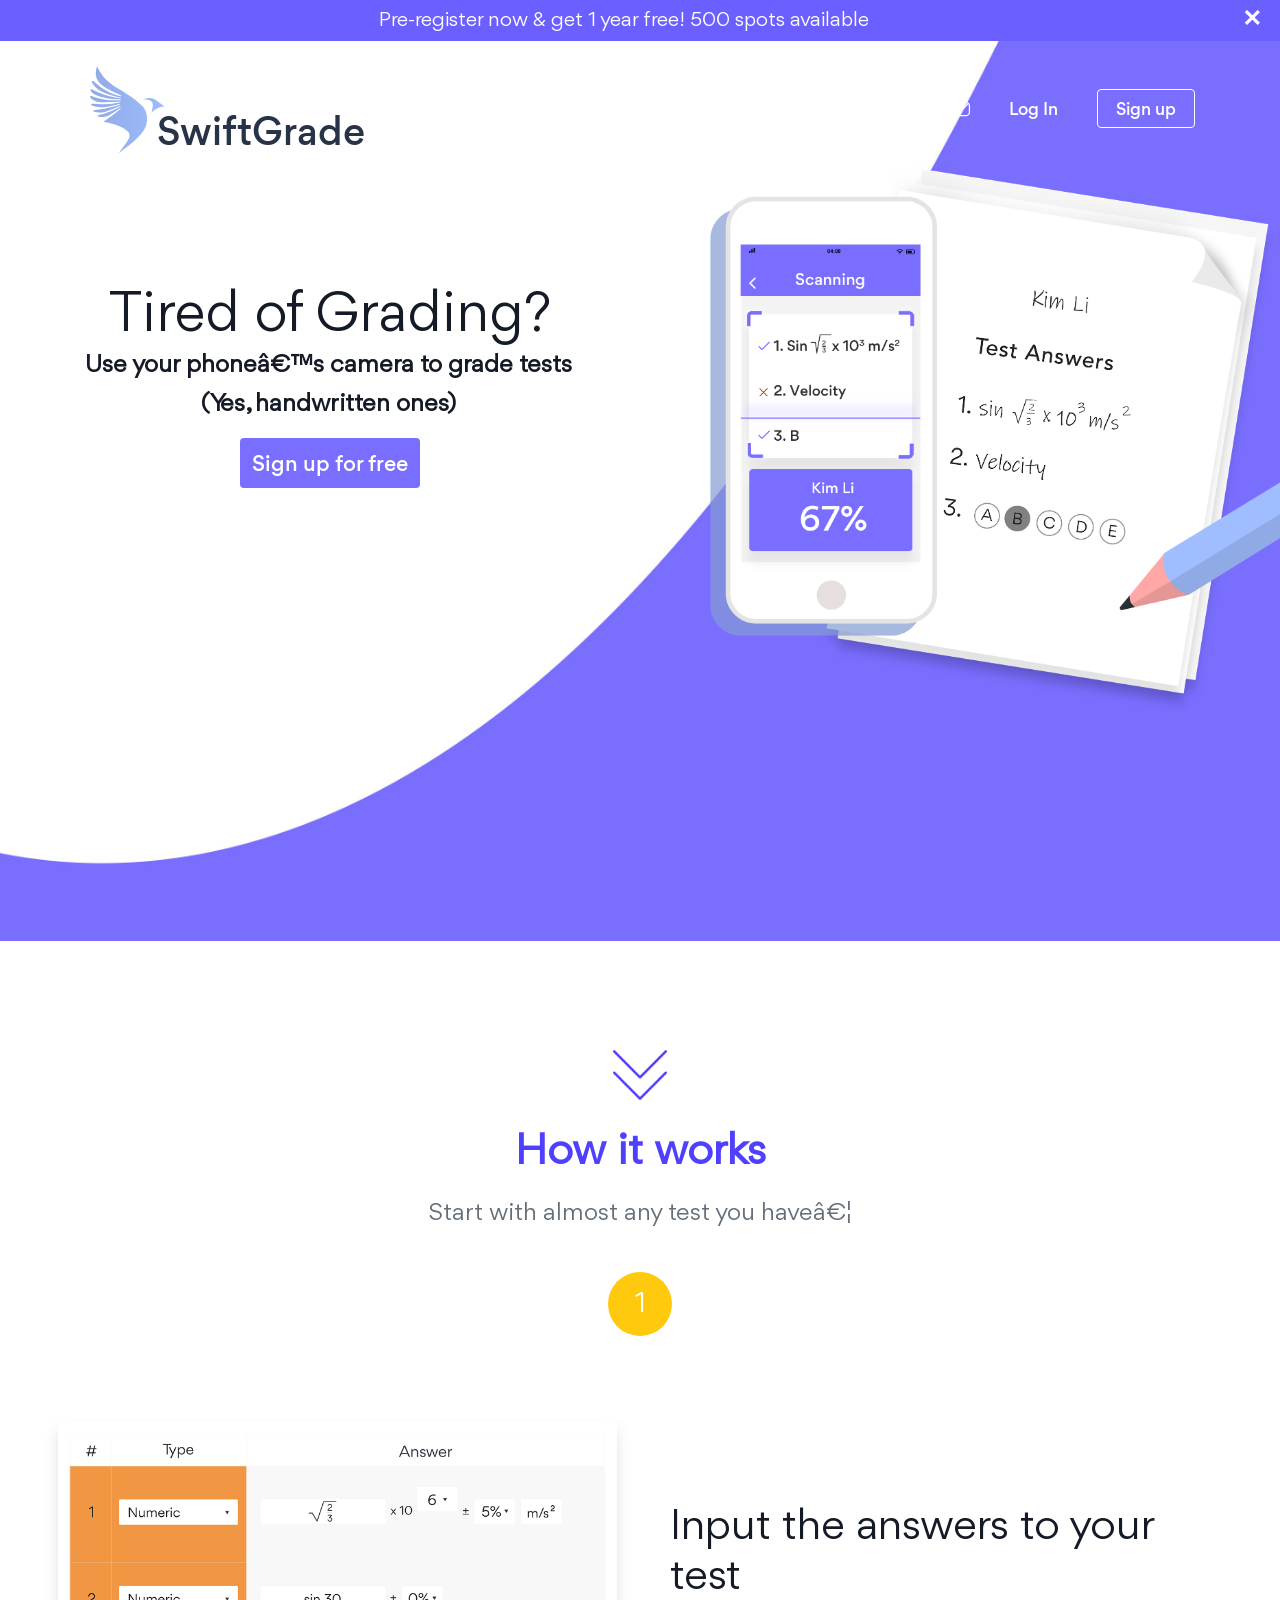
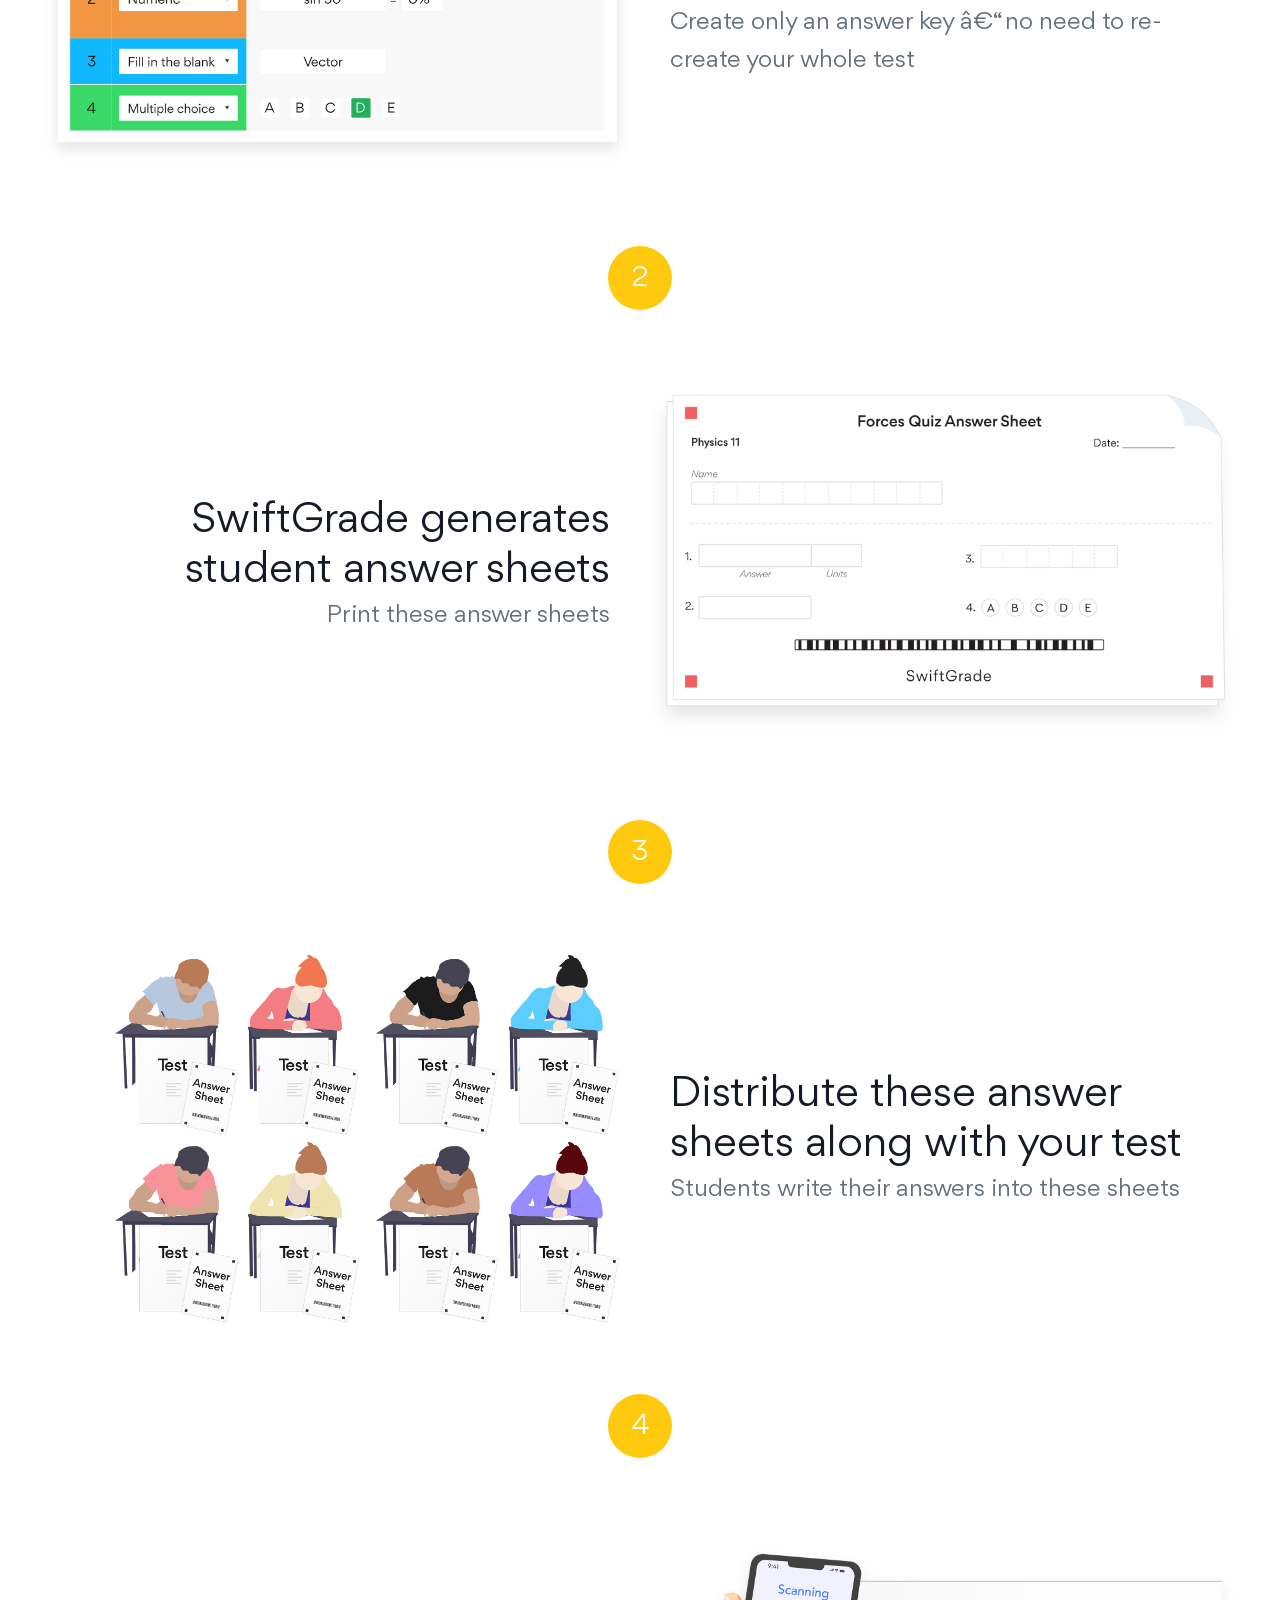
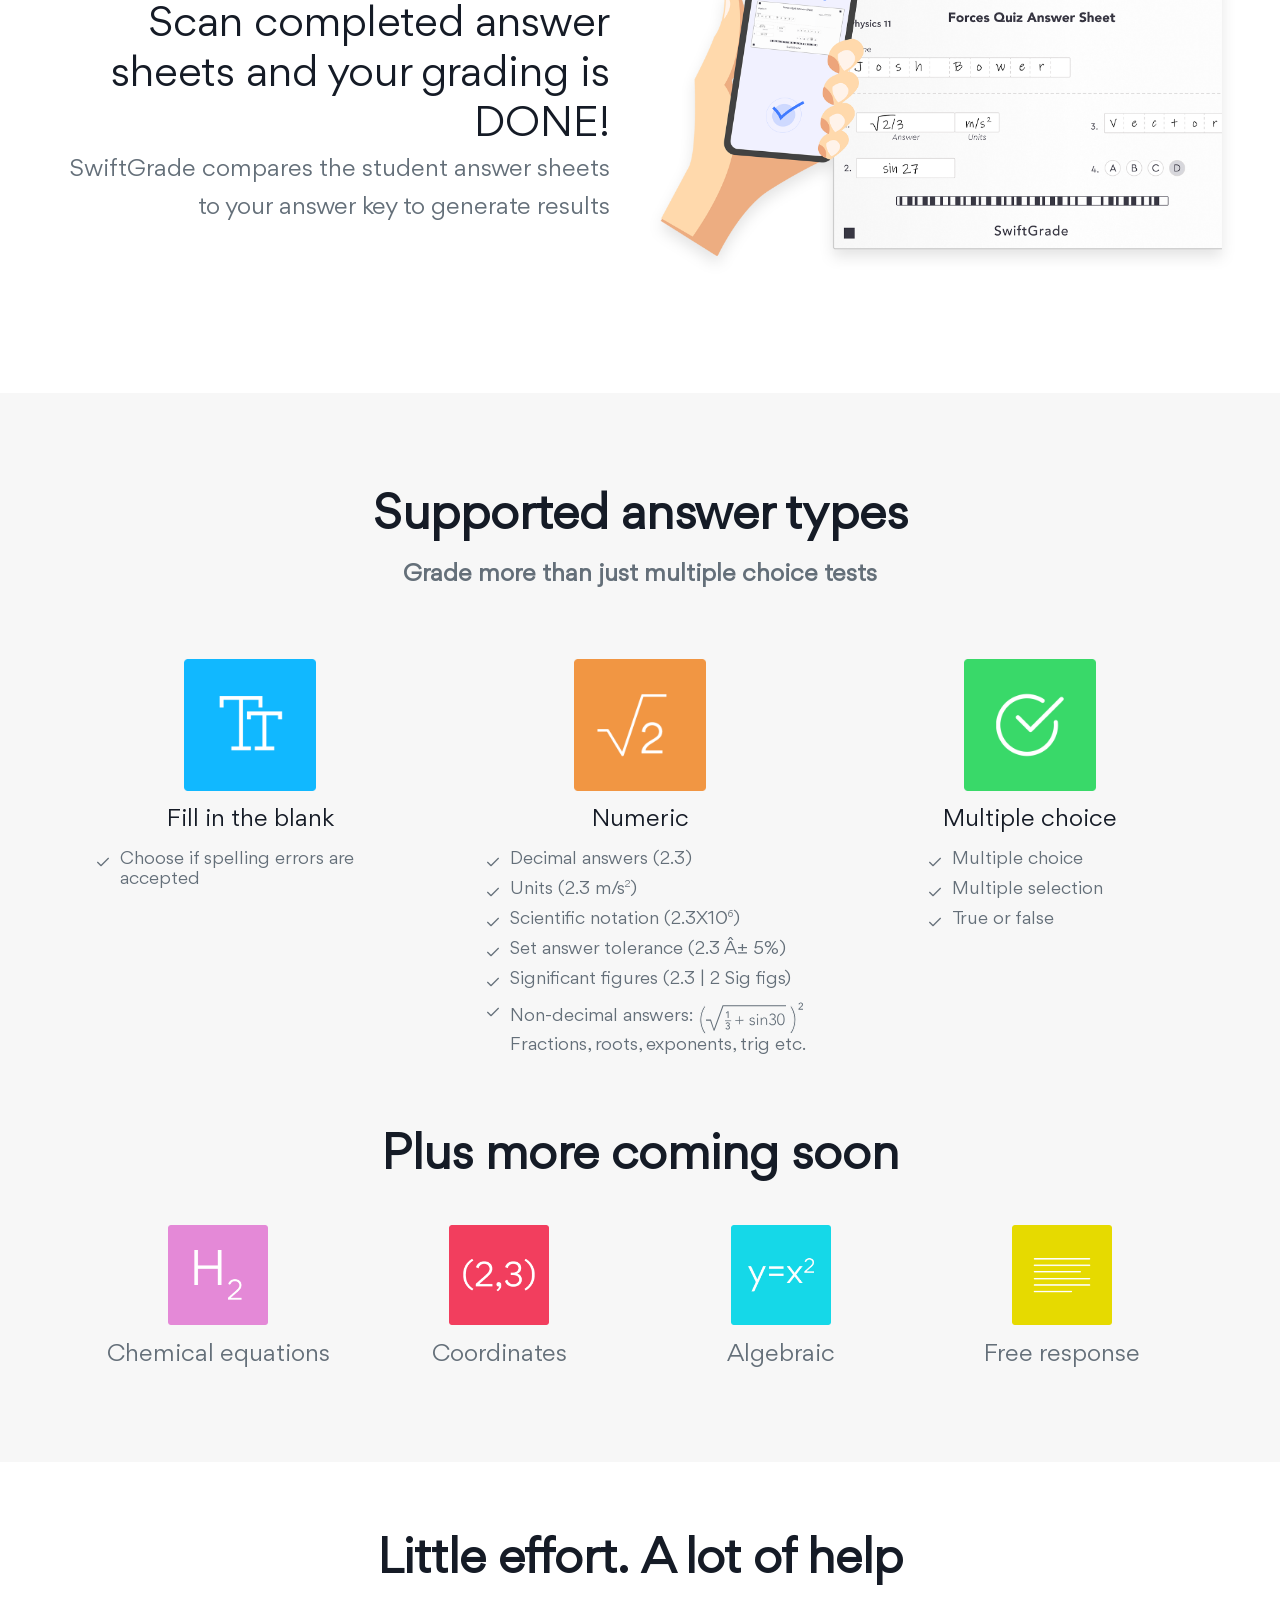
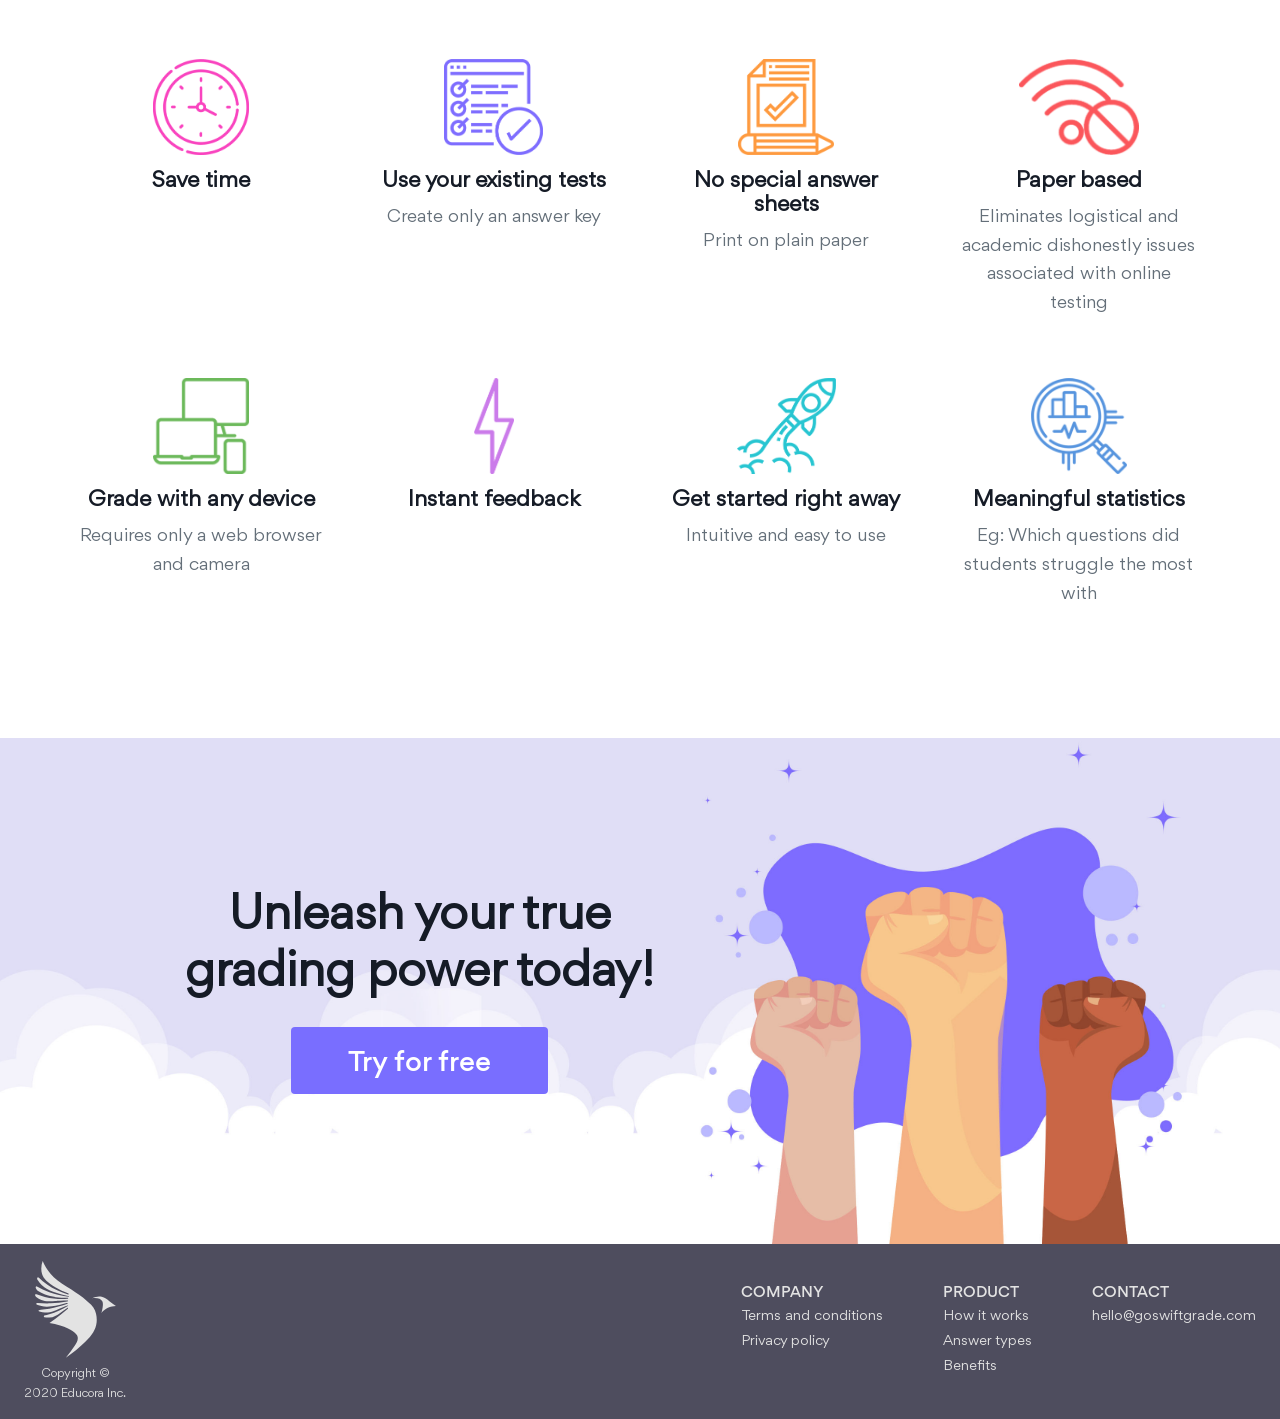
<file: index.html>
<!DOCTYPE html>
<html lang="en">

<head>
  <!-- Google Tag Manager -->

  <script>(function (w, d, s, l, i) {
      w[l] = w[l] || []; w[l].push({
        'gtm.start':

          new Date().getTime(), event: 'gtm.js'
      }); var f = d.getElementsByTagName(s)[0],

        j = d.createElement(s), dl = l != 'dataLayer' ? '&l=' + l : ''; j.async = true; j.src =

          'https://www.googletagmanager.com/gtm.js?id=' + i + dl; f.parentNode.insertBefore(j, f);

    })(window, document, 'script', 'dataLayer', 'GTM-K8MJMMR');</script>

  <!-- End Google Tag Manager -->

  <!-- Facebook Pixel Code -->
  <script>
    !function (f, b, e, v, n, t, s) {
      if (f.fbq) return; n = f.fbq = function () {
        n.callMethod ?
        n.callMethod.apply(n, arguments) : n.queue.push(arguments)
      };
      if (!f._fbq) f._fbq = n; n.push = n; n.loaded = !0; n.version = '2.0';
      n.queue = []; t = b.createElement(e); t.async = !0;
      t.src = v; s = b.getElementsByTagName(e)[0];
      s.parentNode.insertBefore(t, s)
    }(window, document, 'script',
      'https://connect.facebook.net/en_US/fbevents.js');
    fbq('init', '361410715046232');
    fbq('track', 'PageView');
  </script>
  <noscript>
    <img height="1" width="1" src="https://www.facebook.com/tr?id=361410715046232&ev=PageView
  &noscript=1" />
  </noscript>
  <!-- End Facebook Pixel Code -->

  <meta charset="UTF-8" />
  <meta http-equiv="X-UA-Compatible" content="IE=edge" />
  <meta name="format-detection" content="telephone=no" />
  <meta name="viewport" content="width=device-width, initial-scale=1.0" />
  <title>SwiftGrade</title>
  <link rel="stylesheet" href="css/styles.min.css" />
  <link rel="stylesheet" href="css/customized.css" />
</head>

<body>
  <!-- Google Tag Manager (noscript) -->

  <noscript><iframe src="https://www.googletagmanager.com/ns.html?id=GTM-K8MJMMR" height="0" width="0"
      style="display:none;visibility:hidden"></iframe></noscript>

  <!-- End Google Tag Manager (noscript) -->
  <div class="alert">
    <span class="closebtn" onclick="this.parentElement.style.display='none';">&times;</span>
    <a href="#" class='alert-text openpopup'>Pre-register now & get 1 year free! 500 spots available</a>
  </div>
  <header class="main-nav">
    <div class="container">
      <div class="logo">
        <a href="#">
          <img class="logoimg" src="img/logo.svg" alt="SwiftGrade" width="50" height="58" />
          <img class="logoimg2" src="img/logo3.svg" alt="SwiftGrade" width="50" height="58" />
          <span class="swiftgrade">SwiftGrade</span>
        </a>
      </div>
      <div class="logo2">
        <a href="#">
          <img src="img/logo2.svg" alt="SwiftGrade" width="50" height="58" />
          <span>SwiftGrade</span>
        </a>
      </div>
      <nav>
        <div class="burger-menu"><span></span></div>
        <ul class="menu">
          <li class="list">
            <a href="mailto:hello@goswiftgrade.com"><svg height="20" viewBox="0 0 19 20" width="19"
                xmlns="http://www.w3.org/2000/svg">
                <path
                  d="m15.4375 2.375h-11.875c-1.959375 0-3.5625 1.603125-3.5625 3.5625v7.125c0 1.959375 1.603125 3.5625 3.5625 3.5625h11.875c1.959375 0 3.5625-1.603125 3.5625-3.5625v-7.125c0-1.959375-1.603125-3.5625-3.5625-3.5625zm0 1.1875c.415625 0 .83125.11875 1.1875.35625l-6.709375 6.709375c-.2375.2375-.59375.2375-.83125 0l-6.709375-6.709375c.35625-.2375.771875-.35625 1.1875-.35625zm2.375 9.5c0 1.30625-1.06875 2.375-2.375 2.375h-11.875c-1.30625 0-2.375-1.06875-2.375-2.375v-7.125c0-.415625.11875-.83125.35625-1.1875l6.709375 6.709375c.35625.35625.771875.534375 1.246875.534375s.95-.178125 1.246875-.534375l6.709375-6.709375c.2375.35625.35625.771875.35625 1.1875z"
                  transform="translate(0 .5)"></path>
              </svg></a>
          </li>
          <li class="list"><a href="#">Log In</a></li>
          <li><a href="#" class="btn3 openpopup">Sign up</a></li>
        </ul>
      </nav>
    </div>
  </header>

  <main>
    <section class="main-scene mob">
      <div class="container mob 1">
        <div class="main-scene__text">
          <div class="tired">
            <h1>Tired of Grading</h1>
            <h1 class="question">?</h1>
          </div>
          <p>Use your phone’s camera <br class="mob-break2"> to grade tests<br></p>
          <p class="handwritten">(Yes, handwritten ones)</p>
          <a href="#" class="btn openpopup">Sign up for free</a>
        </div>
      </div>
      <div class="main-scene__image desktop">
        <img src="img/iphonepaper.png" alt="Tired of grading?" />
      </div>
      <div class="main-scene__image mob">
        <img src="img/nopencil.png" alt="Tired of grading?" />
      </div>
    </section>

    <div class="howitwork" id="howitworks">
      <div class="container">
        <img src="img/arrow.jpg" alt="arrow" width="11" height="32" class="arrow-down" />
        <h2 class="title">How it works</h2>
        <p>Start with almost any test you have…</p>
      </div>
    </div>

    <div class="steps-block">
      <div class="step step1">
        <div class="number"><span>1</span></div>
        <div class="container">
          <div class="step__image">
            <img class="blockleft" src="img/step1.png" alt="Input the answers to your test" />
          </div>
          <div class="step__description">

            <h3 class="step__description_right">Input the answers to your test</h3>
            <p class="step__description_right">Create only an answer key – no need to re-create your whole test</p>
          </div>
        </div>
      </div>

      <div class="step step2">
        <div class="number number2"><span>2</span></div>
        <div class="container">
          <div class="step__image">
            <img class="blockright" src="img/step2.png" alt="SwiftGrade generates student answer sheets" />
          </div>
          <div class="step__description">

            <h3 class="step__description_left">SwiftGrade generates student answer sheets</h3>
            <p class="step__description_left">Print these answer sheets</p>
          </div>
        </div>
      </div>

      <div class="step step3">
        <div class="number"><span>3</span></div>
        <div class="container">
          <div class="step__image">
            <img class="blockleft" src="img/step3.png" alt="Distribute these answer sheets along with your test" />
          </div>
          <div class="step__description">

            <h3 class="step__description_right">
              Distribute these answer sheets along with <br class="mob-break">your test
            </h3>
            <p class="step__description_right">Students write their answers into these sheets</p>
          </div>
        </div>
      </div>

      <div class="step step4">
        <div class="number"><span>4</span></div>
        <div class="container">
          <div class="step__image">
            <img class="blockright step4" src="img/step4.png"
              alt="Point your phone at completed answer sheets and your grading is DONE!" />
          </div>
          <div class="step__description">

            <h3 class="step__description_left">
              Scan completed answer sheets and your grading is DONE!
            </h3>
            <p class="step__description_left">
              SwiftGrade compares the student answer sheets to your answer key <br class="mob-break2">to
              generate results
            </p>
          </div>
        </div>
      </div>
    </div>

    <section class="answer-types" id="answertypes">
      <div class="container">
        <h2 class="title">Supported answer types</h2>
        <p>Grade more than just multiple <br class="mob-break2"> choice tests</p>
        <div class="answer-types__block">
          <div class="answer-list">
            <img src="img/Icon_fill-the-blank.png" alt="Fill in the blank" width="132" height="96"
              class="answer-image" />
            <h3>Fill in the blank</h3>
            <ul class="ul-mob">
              <li>
                Choose if spelling errors are<br />
                accepted
              </li>
            </ul>
          </div>
          <div class="answer-list">
            <img src="img/Icon_Numeric.png" alt="Numeric" width="132" height="96" class="answer-image" />
            <h3>Numeric</h3>
            <ul class="ul-mob">
              <li>Decimal answers (2.3)</li>
              <li>Units (2.3 m/s<sup>2</sup>)</li>
              <li>Scientific notation (2.3X10<sup>6</sup>)</li>
              <li>Set answer tolerance (2.3 ± 5%)</li>
              <li>Significant figures (2.3 | 2 Sig figs)</li>
              <li>
                Non-decimal answers:
                <img src="img/root.svg" alt="root" width="107" height="36" />
                Fractions, roots, exponents, trig etc.
              </li>
            </ul>
          </div>
          <div class="answer-list">
            <img src="img/Icon_Multiple-choice.png" alt="Multiple choice" width="132" height="96"
              class="answer-image" />
            <h3>Multiple choice</h3>
            <ul class="ul-mob">
              <li>Multiple choice</li>
              <li>Multiple selection</li>
              <li>True or false</li>
            </ul>
          </div>
        </div>

        <div class="plus">
          <h2 class="title">Plus more <br class="mob-break2"> coming soon</h2>
          <div class="plus-block">
            <div class="plus-block__item">
              <img src="img/Icon-chemical.png" alt="Chemical equations" width="100" height="73" />
              <h4>Chemical equations</h4>
            </div>
            <div class="plus-block__item">
              <img src="img/Icon_coordinates.png" alt="Coordinates" width="100" height="73" />
              <h4>Coordinates</h4>
            </div>
            <div class="plus-block__item">
              <img src="img/Icon_Algebraic.png" alt="Algebraic" width="100" height="73" />
              <h4>Algebraic</h4>
            </div>
            <div class="plus-block__item">
              <img src="img/Icon_Free_response.png" alt="Free response" width="100" height="73" />
              <h4>Free response</h4>
            </div>
          </div>
        </div>
      </div>
    </section>
    <section class="little-effort" id="benefits">
      <div class="container">
        <h2 class="title">Little effort.<br class="mob-break2">&nbsp;A lot of help</h2>

        <div class="little-effort__block">
          <div class="effort">
            <img src="img/Icon_Save_time.png" alt="Save time" width="96" height="96" />
            <h3>Save time</h3>
          </div>
          <div class="effort">
            <img src="img/Icon_Use_your_existing_test.png" alt="Use your existing tests" width="96" height="96" />
            <h3>Use your existing tests</h3>
            <p>Create only an answer key</p>
          </div>
          <div class="effort">
            <img src="img/Icon_No_special_anwer_sheets.png" alt="No special answer sheets" width="96" height="96" />
            <h3>No special answer sheets</h3>
            <p>Print on plain paper</p>
          </div>
          <div class="effort">
            <img src="img/Icon_Paper_based.png" alt="No special answer sheets " width="96" height="96" />
            <h3>Paper based</h3>
            <p>
              Eliminates logistical and academic dishonestly issues associated
              with online testing
            </p>
          </div>
        </div>

        <div class="little-effort__block">
          <div class="effort">
            <img src="img/Icon_Grade_with_any_device.png" alt="Grade with any device" width="96" height="96" />
            <h3>Grade with any device</h3>
            <p>Requires only a web browser and camera</p>
          </div>
          <div class="effort">
            <img src="img/Icon_Instant_feedback.png" alt="Instant feedback" width="96" height="96" />
            <h3>Instant feedback</h3>
          </div>
          <div class="effort">
            <img src="img/Icon_Get_started_right_away.png" alt="Get started right away" width="96" height="96" />
            <h3>Get started right away</h3>
            <p>Intuitive and easy to use</p>
          </div>
          <div class="effort">
            <img src="img/Icon_Meanigful_statistics.png" alt="No special answer sheets " width="96" height="96" />
            <h3>Meaningful statistics</h3>
            <p>Eg: Which questions did students struggle the most with</p>
          </div>
        </div>

        <div class="little-effort__block mob">
          <div class="effort">
            <img src="img/Icon_Save_time.png" alt="Save time" width="96" height="96" />
            <h3>Save time</h3>
          </div>
          <div class="effort">
            <img src="img/Icon_Instant_feedback.png" alt="Instant feedback" width="96" height="96" />
            <h3>Instant feedback</h3>
          </div>
          <div class="effort">
            <img src="img/Icon_Use_your_existing_test.png" alt="Use your existing tests" width="96" height="96" />
            <h3>Use your existing tests</h3>
            <p>Create only an answer key</p>
          </div>
          <div class="effort">
            <img src="img/Icon_No_special_anwer_sheets.png" alt="No special answer sheets" width="96" height="96" />
            <h3>No special answer sheets</h3>
            <p>Print on plain paper</p>
          </div>
        </div>

        <div class="little-effort__block mob">
          <div class="effort">
            <img src="img/Icon_Grade_with_any_device.png" alt="Grade with any device" width="96" height="96" />
            <h3>Grade with any device</h3>
            <p>Requires only a web browser and camera</p>
          </div>

          <div class="effort">
            <img src="img/Icon_Get_started_right_away.png" alt="Get started right away" width="96" height="96" />
            <h3>Intuitive and easy to use</h3>
            <p>Get started right away</p>
          </div>
          <div class="effort">
            <img src="img/Icon_Paper_based.png" alt="No special answer sheets " width="96" height="96" />
            <h3>Paper based</h3>
            <p>
              Eliminates logistical and academic dishonestly issues associated
              with online testing
            </p>
          </div>
          <div class="effort">
            <img src="img/Icon_Meanigful_statistics.png" alt="No special answer sheets " width="96" height="96" />
            <h3>Meaningful statistics</h3>
            <p>Eg: Which questions did students struggle the most with</p>
          </div>
        </div>
      </div>
    </section>
    <section class="grading-superpowers ipad">
      <div class="container">
        <div class="col-md-6 final">
          <h2 class="title ipad2">Unleash your true <br> grading power today!</h2>
          <a href="#" class="btn2 openpopup">Try for free</a>
        </div>
        <div class=col-md-6>
        </div>
      </div>
    </section>
  </main>
  <footer class="footer">
    <div class="container">
      <div class="footer-logo">
        <a href="#">
          <img src="img/logo-bottom.svg" alt="SwiftGrade" width="81" height="97" />
          <span>SwiftGrade</span>
        </a>
        <p class="copy">Copyright &copy;</p>
        <p class="copy">2020 Educora Inc.</p>
      </div>
      <div class="footer-menu">
        <div class="footer-menu__item">
          <h3>company</h3>
          <ul class="footer-menu__item-list">
            <li><a href="#">Terms and conditions</a></li>
            <li class="footerli"><a href="#">Privacy policy</a></li>
          </ul>
        </div>
        <div class="footer-menu__item">
          <h3>Product</h3>
          <ul class="footer-menu__item-list">
            <li><a href="#howitworks">How it works</a></li>
            <li><a href="#answertypes">Answer types</a></li>
            <li class="footerli"><a href="#benefits">Benefits</a></li>
          </ul>
        </div>
        <div class="footer-menu__item">
          <h3>contact</h3>
          <ul class="footer-menu__item-list">
            <li class="footerli2"><a href="mailto:hello@goswiftgrade.com">hello@goswiftgrade.com</a></li>
          </ul>
        </div>
      </div>
    </div>
  </footer>

  <div class="popup">
    <div class="popup__inner">
      <h3>Be the first to know when we launch</h3>
      <p class="enter-email">
        Enter your email to receive:
        <span>ONE YEAR OF FREE UNLIMITED ACCESS</span>
      </p>
      <form id="form_id" method="" action="" onsubmit="return validate(event)">
        <input type="text" id="email" name="email" class="email" placeholder="Email" />
        <p class="only">Only 500 early access spots available</p>
        <ul>
          <li>We will email you when we launch</li>
          <li>You will receive one year free from the launch date</li>
          <li>Estimated launch date is Nov 2020</li>
          <li>We don’t spam</li>
        </ul>
        <input type="submit" value="Sign me up" class="btn" />
      </form>
    </div>
  </div>

  <!-- popup after successful sending -->
  <div class="popup-thank-you">
    <div class="popup-thank-you__inner">
      <div class="close" onclick="location.reload()">
        <img src="img/close.svg" alt="close" width="18" height="18" />
      </div>
      <h3>Thank you for signing up to our early access list!</h3>
      <p>We will email you when we launch</p>
    </div>
  </div>

  <script src="js/script.js"></script>
</body>

</html>
</file>
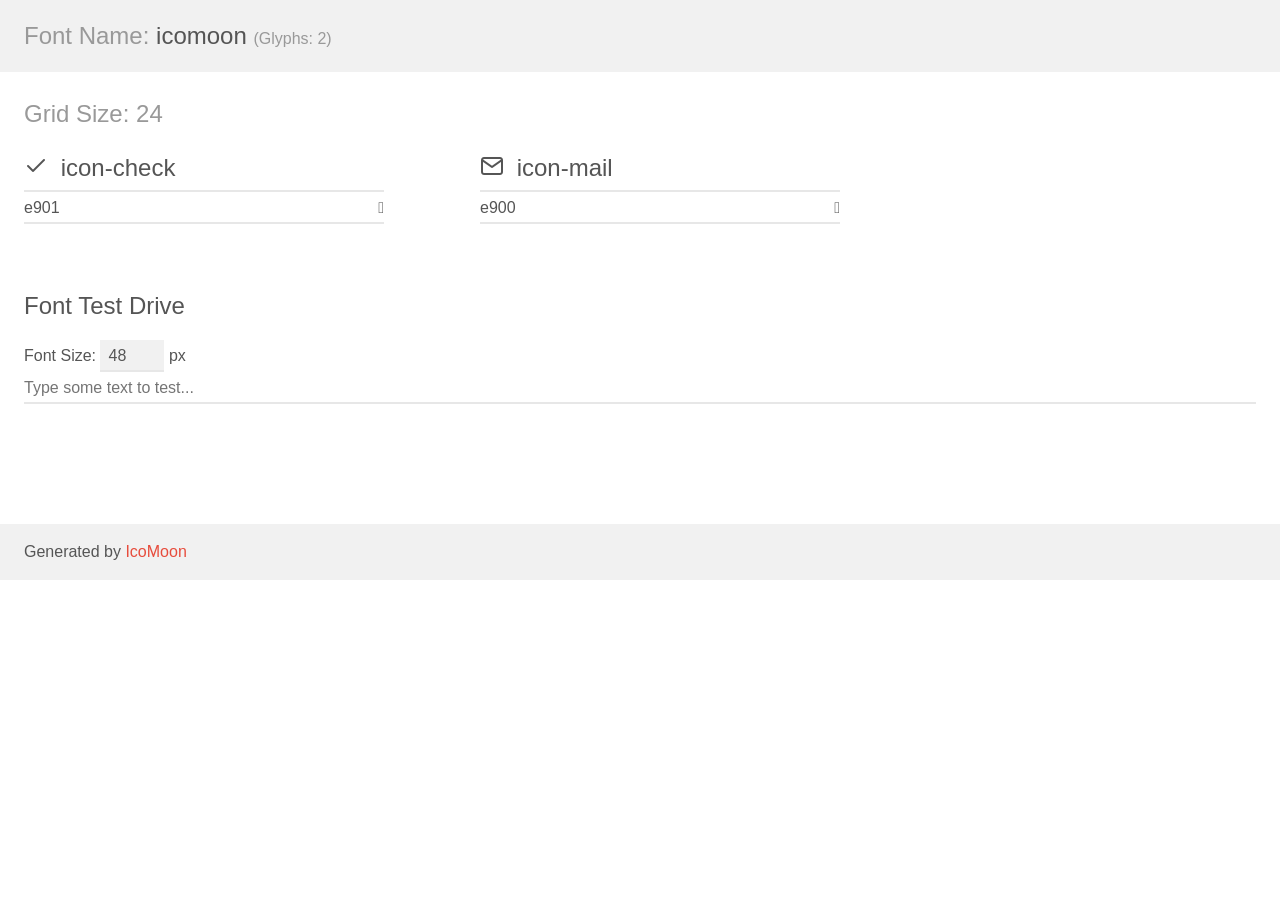
<file: fonts/icomoon/demo.html>
<!doctype html>
<html>
<head>
    <meta charset="utf-8">
    <title>IcoMoon Demo</title>
    <meta name="description" content="An Icon Font Generated By IcoMoon.io">
    <meta name="viewport" content="width=device-width, initial-scale=1">
    <link rel="stylesheet" href="demo-files/demo.css">
    <link rel="stylesheet" href="style.css"></head>
<body>
    <div class="bgc1 clearfix">
        <h1 class="mhmm mvm"><span class="fgc1">Font Name:</span> icomoon <small class="fgc1">(Glyphs:&nbsp;2)</small></h1>
    </div>
    <div class="clearfix mhl ptl">
        <h1 class="mvm mtn fgc1">Grid Size: 24</h1>
        <div class="glyph fs1">
            <div class="clearfix bshadow0 pbs">
                <span class="icon-check"></span>
                <span class="mls"> icon-check</span>
            </div>
            <fieldset class="fs0 size1of1 clearfix hidden-false">
                <input type="text" readonly value="e901" class="unit size1of2" />
                <input type="text" maxlength="1" readonly value="&#xe901;" class="unitRight size1of2 talign-right" />
            </fieldset>
            <div class="fs0 bshadow0 clearfix hidden-true">
                <span class="unit pvs fgc1">liga: </span>
                <input type="text" readonly value="" class="liga unitRight" />
            </div>
        </div>
        <div class="glyph fs1">
            <div class="clearfix bshadow0 pbs">
                <span class="icon-mail"></span>
                <span class="mls"> icon-mail</span>
            </div>
            <fieldset class="fs0 size1of1 clearfix hidden-false">
                <input type="text" readonly value="e900" class="unit size1of2" />
                <input type="text" maxlength="1" readonly value="&#xe900;" class="unitRight size1of2 talign-right" />
            </fieldset>
            <div class="fs0 bshadow0 clearfix hidden-true">
                <span class="unit pvs fgc1">liga: </span>
                <input type="text" readonly value="" class="liga unitRight" />
            </div>
        </div>
    </div>

    <!--[if gt IE 8]><!-->
    <div class="mhl clearfix mbl">
        <h1>Font Test Drive</h1>
        <label>
            Font Size: <input id="fontSize" type="number" class="textbox0 mbm"
            min="8" value="48" />
            px
        </label>
        <input id="testText" type="text" class="phl size1of1 mvl"
        placeholder="Type some text to test..." value=""/>
        <div id="testDrive" class="icon-" style="font-family: icomoon">&nbsp;
        </div>
    </div>
    <!--<![endif]-->
    <div class="bgc1 clearfix">
        <p class="mhl">Generated by <a href="https://icomoon.io/app">IcoMoon</a></p>
    </div>

    <script src="demo-files/demo.js"></script>
</body>
</html>
</file>
<file: css/customized.css>
*{
    /*width:auto;*/
}

.alert {
    padding: 10px 20px;
    background-color: #6b60ff; 
    color: white;
  }

  .alert:hover {
    background-color: #635ac7; 
    text-decoration:none;
    -webkit-transition:all 0.3s;
    -o-transition:all 0.3s;
    transition:all 0.3s
  }
  
  .alert-text{
    display: flex;
    justify-content: center;
    color: #fff !important;
    font-size: 18px;
    font-weight: 500;
    text-align: center;
}

.tired{
    display: inline-flex;
}


.list {
    margin-right: 15px;
}

.main-nav nav .menu li:nth-of-type(2) a:hover{
    color: #d0ccff !important;
}

.menu *:hover{
    fill: #d0ccff !important;
}

  /* The close button */
  .closebtn {
    margin-left: 15px;
    color: white;
    font-weight: bold;
    float: right;
    font-size: 30px;
    line-height: 20px;
    cursor: pointer;
    transition: 0.3s;
  }
  
  /* When moving the mouse over the close button */
  .closebtn:hover {
    color: black;
  }

.btn2{
    font-size: 26px;
    padding: 16px 57px;
    display: inline-block;
    background: #796eff;
    border-radius: 4px;
    color: #fff;
    font-family: "Gordita-Medium";
}

.btn2:hover {
    background: #635ac7;
}

.popup .btn, .popup-thank-you .btn {
    cursor: pointer;
    font-size: 24px;
    padding: 9px 49px;
}

.popup .btn, .popup-thank-you .btn {
    cursor: pointer;
    font-size: 24px;
    padding: 9px 49px;
}

.bt3{
    color: #796eff;
}
  
img {}

.main-scene__text p.handwritten {
    padding: 0;
    position: relative !important;
    bottom: 15px;
}

.step3 .step__image img {
    padding: 10px 10px 10px 0px;
    width: 88%;
    position: relative;
    float: right;
}

.step2 .step__image img {}

.little-effort__block .effort img {
    width: auto;
}

.little-effort__block .effort h3 {
    font-weight: bold;
}

.grading-superpowers .title {
    width: 100%;
    padding-bottom: 15px;
    font-weight: bold;
}

.grading-superpowers .title {}

.grading-superpowers .container {
    padding: 0;
}

.col-md-6 {
    width: 50%;
}

section.grading-superpowers {
    position: relative;
    background: url(../img/grading-superbg.jpg);
    background-position: center;
    background-size: cover;
    text-align: center;
    overflow: hidden;
    padding: 150px;
}

.little-effort .title {
    font-weight: bold;
}

.answer-types__block {
    margin-top: 30px;
}

.answer-types .plus-block {
    margin-top: 30px;
    argo:;
}

.answer-types .title, .answer-types p {
    font-weight: bold;
}

.answer-types .title {
    font-weight: bold;
    /* margin-bottom: 15px; */
}

.answer-types .plus-block__item h4 {
    color: #646f79;
}

.answer-types .plus-block__item img {
    height: auto;
}

.answer-types__block .answer-list .answer-image {
    height: auto !important;
}

.steps-block .step__image {
    /* margin-top: 100px; */
}

.step.step2,.step.step4 {
    text-align: right;
}

.steps-block .step__description {
    min-height: 450px;
    display: flex;
    flex-direction: column;
    justify-content: center;
}

.step3 .step__description {
    padding-top: 0;
}

.number span {
    padding: 0px 25px;
    color: #fff !important;
}

.number {
    /* display: inline-block !important; */
    position: relative;
    background-color: #ffc90e   !important;
}

.number {}

.howitwork .arrow-down {
    /* display: none; */
    width: auto;
    height: 50px;
}

.howitwork .title {
    color: #4f40ff ;
    font-weight: bold;
}

h1 {}

.main-scene__text p {
    font-weight: bold;
    color: #151b26;
    text-align: center;
    margin-right: 2px;
}

.plain .main-scene__text p {
    color: #222;
}

.main-nav .logo span {left: 115px;top: 15px;font-size: 36px;}

.menu * {
    color: #7a6eff;
    fill: #7a6eff ;
}

.main-scene__image img {
    width: 89%;
    display: inline-block;
    float: right;
}

.main-nav .logo img {
    position: absolute;
    top: 30px;
    width: 75px;
    height: auto;
    margin-left: 30px;
}

.main-scene__text {
    text-align: left;
}

.main-scene__text h1 {
    text-align: center;
}

.main-nav .logo span {left: 80px;top: 0px;font-size: 36px;color: #273347;}

.plain .main-nav .logo span {
    color: #222;
}



.main-nav nav .menu li {
    padding: 10px;
}


.main-nav .logo img {
    position: absolute;
    top: 30px;
    width: 75px;
    height: auto;
    margin-left: 5px;
    margin-top: -5px;
}

.main-scene__text {
    text-align: center;
}

.plain .main-scene__text {
    color: #222;
}

.main-scene__image {
    top: 120px;
    right: 0vw;
    display: inline-block;
    max-width: 50vw;
}

header.main-nav {
    position: absolute;
    z-index: 999;
    width: 100%;
    padding: 30px;
}

section.main-scene {
    background: url(../img/bg2.jpg);
    background-size: cover;
    background-position: bottom;
    padding-top: 137px;
    min-height: 100vh;
    background-repeat: no-repeat;
}

section.main-scene.bg-plain {
    background: url(../img/bg-plain.jpg);
    background-size: cover;
    background-position: right;
    padding-top: 137px;
    min-height: 100vh;
    background-repeat: no-repeat;
}

section.main-scene.bg2 {
    background: url(../img/bg2.jpg);
    background-size: cover;
    background-position: right;
    padding-top: 137px;
    min-height: 100vh;
    background-repeat: no-repeat;
}
@media(max-width:425px){
    *{
        /*width:auto;*/
    }
}

@media(max-width: 768px){
    *{
        /*width:auto;*/
    }

.step3 .step__image img{
    padding-right: 0%;
}

.grading-superpowers .openpopup {
    margin-bottom: 365px;
}

.little-effort .container {
    padding-top: 0px;
}

.col-md-6 {
    width: 100%;
}

.col-md-6.final {
    position: relative;
    bottom:60px;
    margin-top: 40px;
    width: 100%;
}

.main-scene__image.desktop {
    display: none;
}


section.grading-superpowers {
    padding: 50px 5px 0px 5px;
    position: relative;
    background-color: #222;
    background: url(../img/mobilebg2.jpg);
    background-position: center;
    background-size: cover;
    text-align: center;
    overflow: hidden;
    /* padding: 150px; */
    background-color: #f7f7f7;
}

.steps-block .step__image {
    display: flex;
    align-items: center;
    justify-content: center;
}

.steps-block .step .number {
    width: 44px;
    height: 44px;
    margin-bottom: 15px;
    display: flex;
    align-items: center;
    justify-content: center;

}


.steps-block .step__description {
    min-height: unset;
    text-align: center;
}

ul.menu.responsive {
    margin-top: -8px;
}


.main-scene__image img {
    width: 100%;
    display: inline-block;
    /* max-width: calc(100% - 30px) !important; */
    padding-left: 42px;
    margin-right: 10px;
}

.main-scene__text, .main-scene__text * {
    color: rgb(21, 27, 38);
    text-align: center;
    font-weight: bold;
}

.plain .main-scene__text, .plain .main-scene__text * {
    color: #222;
}

.main-scene__text p {
    padding: 0;
    margin-bottom: 15px;
}

.main-scene__text p.handwritten {
    padding: 0;
}

.main-scene__text {
    margin-top: 75px;
}

.plain .main-scene__text {
    color: #222 !important;
}

.main-scene__text .btn {
    background: #7a6eff;
    color: #fff;
    font-weight: normal;
}

.main-scene__image {
    /* margin: 30px; */
    max-width: unset;
    margin-top: 0px;
    max-width: unset;
    text-align: center;
    top: 0;
}


section.main-scene.bg-plain {
    background-size: cover !important;
    padding: 0px;
    background: url(../img/mobilebg.jpg);
    background-position: center;
    display: inline-block;
    width: 100%;
    padding-top: 0;
}

section.main-scene.bg2 {
    background: url(../img/bg2.jpg);
    background-size: cover;
    background-position: center;
    padding-top: 137px;
    min-height: 100vh;
    background-repeat: no-repeat;
}

.howitwork .container{
    margin-top: -63px;
}

.logo {
    padding: 15px 0;
    /* display: none; */
}

.little-effort .title {
    margin-top: 55px; 
}


.main-nav .logo span {
    font-size: 24px;
    left: 60px;
    /* width: 100%; */
    /* text-align: center; */
    color: #273347;
    margin-left: -8px;
}

.main-nav .logo img {
    width: 50px;
    top: 5px;
}

header.main-nav {
    padding: 0;
    /* background: transparent; */
}

.grading-superpowers .openpopup {
    margin-bottom: 350px !important;
}
.footerli{
    margin-bottom: 10px;
}

.footerli2{
    margin-bottom: 40px;
}

}

@media (max-width:1024px) and (min-width:769px){
    .col-md-6{
        position: relative;
        right: 100px;
        width:83%;
    }
}

@media (max-width:1358px) and (min-width:1024px){
    .col-md-6{
        position: relative;
        right: 120px;
        width:77%;
    }
}

@media (min-width:769px){
    .main-nav .logo span{
        top: 15px;
        margin-left: -8px;
    }

    .alert-text{
        font-size: 20px;
    }

    .menu * {
        color: #fff !important;
        fill: #fff ;
    }

    .main-nav nav .menu li:nth-of-type(2) a {
        color: #fff !important;
    }

    .blockleft {
        position: relative;
        right: 10px;
    }

    .blockright {
        position: relative; 
        left: 10px;
    }

    .step__description_left {
        position: relative;
        right: 10px;
    }

    .step__description_right {
        position: relative; 
        left: 10px;
    }

    .main-scene__image.mob {
        display: none;
    }

    .grading-superpowers .title {
        margin-bottom: 10px;
    }

    .steps-block .step .container {
        padding: 0px 0px;
    }

    .mob-break{
        display: none;
    }


}

@media (max-width: 576px){



    .main-nav .logo span{
        color: #222;
    }
    .main-nav .logo {
        display: none;
    }

    .main-scene__text p.handwritten {
        display: none;
    }

    .main-nav nav .menu li:last-child a{
        background-color: #7a6eff;
        color: #fff !important;
    }

    .main-nav nav .menu li:nth-of-type(2) a {
        color: #796eff !important;
    }

    .main-nav .logo2 span {
    position: absolute;
    left: 80px;
    top: 36px;
    font-size: 24px;
    font-weight: 800;
    color: #222;
    margin-left: -5px;
    }

    .question{
        font-family: 'Josefin Sans', sans-serif;
        font-weight: 400 !important;
        font-size: 40px !important;
    }

    .alert-text.openpopup{
        font-size: 18px;
    }

    .burger-menu{
        margin-top: 8px;
    }

    .main-scene.mob{
        display: flex;
        align-items: center;
        justify-content: center;

    }

    section.main-scene {
        background-size: cover !important;
        padding: 0px;
        background: url(../img/mobilebg.jpg);
        background-position: top center;
        display: flex;
        width: 100%;
        padding-top: 0;
    }


    .container.mob{
        align-items: flex-start;
        margin: 0 10px;

    }

    .container.mob.1{
        margin-top: -100px;

    }

    .main-scene__text {
        margin-top: 15px;
    }

    .main-scene__text h1 {
        padding-top: 0px;
    }

    .main-scene__image {
        margin: 0;
        margin-top: 90px;
    }

    .steps-block .step__image{
        margin-top: 20px;
    }

    .blockright.step4{
        margin-bottom: 45px;
    }

    .ul-mob{
        margin-left: 5px;
    }

    .little-effort .title{
        margin-top:55px;
        text-align: center;
    }



}

@media (min-width: 576px){
    .main-nav .logo2 {
        display: none;
    }





}

@media (min-width: 576px) and (max-width: 768px) {
    .main-nav .container {
        padding: 10px;
    }

    .logoimg{
        display: none;
    }

    .logoimg2{
        display: inline !important;
    }

    .main-nav .logo span{
        color: #fff;
    }

    .main-nav nav .menu li a{
        color:#fff;
    }

    .menu *{
        fill: #fff;
    }

    .main-scene__text{
        margin-top: -40px !important;
    }

    section.main-scene{
        display: flex;
        background: url(../img/mobilebg.jpg);
        background-size: cover !important;
        background-position: 0% 30%; 

    }

    .main-scene__image img{
        position: relative;
        margin-top: -75px !important;
        width: 90%;
    }

    .howitwork .container{
        margin-top: 0px;
    }

}


.btn-openpopup {
    display: inline-block;
    background: #796eff;
    border-radius: 4px;
    color: #fff;
    font-family: "Gordita-Medium";
    font-size: 24px;
    padding: 9px 49px;

}

@media (max-width: 362px) {
    .mob-break {
        display: none;
    }
    
}

@media (min-width: 576px) {
    .mob-break2{
        display: none;
    }
}

@media (max-width: 325px) {

    .main-scene__text{
        margin-top: -5px !important;
    }

}

@media (max-width: 361px) {
    .main-scene__text h1{
        font-size: 30px;
    }

    .alert-text.openpopup {
        font-size: 15px;
    }

    .main-scene__text p{
        font-size: 16px;
        margin-bottom: 5px;
    }

    .main-scene__text .btn{
        font-size: 16px;
        margin-top: 5px;
    }

    .main-scene__text{
        margin-top: 5px;
    }

    .question{
        font-size: 34px !important;
    }
}


@media (min-height: 1336px) {

    .main-nav nav .menu li:nth-of-type(2) a{
        color: #7a6eff !important;
    }

    .main-nav nav .menu li a{
        fill: #7a6eff !important;
        color: #7a6eff !important;
    }

    .menu *{
        fill: #7a6eff !important;
        color: #7a6eff !important;
    }

    section.main-scene{
        display: flex;
        flex-direction: column;
    }

    .main-scene .container{
        justify-content: center;
    }

    .main-scene__text{
        margin-top: -60px;
    }

}


@media (min-width: 1023px) and (max-width: 1025px){

    .main-nav nav .menu li:nth-of-type(2) a{
        color: #fff !important;
    }

    .main-nav nav .menu li a{
        fill: #fff !important;
        color: #fff !important;
    }

    .menu *{
        fill: #fff !important;
        color: #fff !important;
    }


    section.main-scene {
        background: url(../img/mobilebg.jpg) !important;
        background-size: cover !important;
        background-repeat: no-repeat !important;
        width: 100%;
        display: flex;
        flex-direction: column-reverse !important;
    }
    
    .main-scene .container{
        justify-content: center;
    }

    .main-scene__text{
        margin-top: -60px;
    }

    .main-scene__image{
        max-width: none;
    }

    .logoimg{
        display: none;
    }

    .swiftgrade{
        color: #fff !important;
        fill: #fff !important;
    }
}

@media (min-width:767px) and (max-width:769px){
    .main-nav nav .menu li:nth-of-type(2) a{
        color: #fff !important;
    }

    .main-nav nav .menu li a{
        fill: #fff !important;
        color: #fff !important;
    }

    .menu *{
        fill: #fff !important;
        color: #fff !important;
    }
    
    .main-scene .container{
        justify-content: center;
    }

    .main-scene__text{
        margin-top: -60px;
    }

    .logoimg{
        display: none;
    }

    .swiftgrade{
        color: #fff !important;
        fill: #fff !important;
    }
    
    section.main-scene {
        background: url(../img/mobilebg.jpg) !important;
        background-size: cover !important;
        background-repeat: no-repeat !important;
        display: flex;
        flex-direction: column!important;
    }

    .main-scene__image img{
        margin-top: -70px !important;
    }
}

@media (max-width:767px){
    .logoimg2{
        display: none;
    }
}

@media (min-width:1025px){
    .logoimg2{
        display: none;
    }
}

@media (min-width:767px) and (max-width:769px){
    .ipad{
        padding: 50px 5px 50px 5px !important;
    }

    .ipad2{
        padding-bottom: 10px !important;
    }
}
</file>
<file: fonts/icomoon/demo-files/demo.css>
body {
  padding: 0;
  margin: 0;
  font-family: sans-serif;
  font-size: 1em;
  line-height: 1.5;
  color: #555;
  background: #fff;
}
h1 {
  font-size: 1.5em;
  font-weight: normal;
}
small {
  font-size: .66666667em;
}
a {
  color: #e74c3c;
  text-decoration: none;
}
a:hover, a:focus {
  box-shadow: 0 1px #e74c3c;
}
.bshadow0, input {
  box-shadow: inset 0 -2px #e7e7e7;
}
input:hover {
  box-shadow: inset 0 -2px #ccc;
}
input, fieldset {
  font-family: sans-serif;
  font-size: 1em;
  margin: 0;
  padding: 0;
  border: 0;
}
input {
  color: inherit;
  line-height: 1.5;
  height: 1.5em;
  padding: .25em 0;
}
input:focus {
  outline: none;
  box-shadow: inset 0 -2px #449fdb;
}
.glyph {
  font-size: 16px;
  width: 15em;
  padding-bottom: 1em;
  margin-right: 4em;
  margin-bottom: 1em;
  float: left;
  overflow: hidden;
}
.liga {
  width: 80%;
  width: calc(100% - 2.5em);
}
.talign-right {
  text-align: right;
}
.talign-center {
  text-align: center;
}
.bgc1 {
  background: #f1f1f1;
}
.fgc1 {
  color: #999;
}
.fgc0 {
  color: #000;
}
p {
  margin-top: 1em;
  margin-bottom: 1em;
}
.mvm {
  margin-top: .75em;
  margin-bottom: .75em;
}
.mtn {
  margin-top: 0;
}
.mtl, .mal {
  margin-top: 1.5em;
}
.mbl, .mal {
  margin-bottom: 1.5em;
}
.mal, .mhl {
  margin-left: 1.5em;
  margin-right: 1.5em;
}
.mhmm {
  margin-left: 1em;
  margin-right: 1em;
}
.mls {
  margin-left: .25em;
}
.ptl {
  padding-top: 1.5em;
}
.pbs, .pvs {
  padding-bottom: .25em;
}
.pvs, .pts {
  padding-top: .25em;
}
.unit {
  float: left;
}
.unitRight {
  float: right;
}
.size1of2 {
  width: 50%;
}
.size1of1 {
  width: 100%;
}
.clearfix:before, .clearfix:after {
  content: " ";
  display: table;
}
.clearfix:after {
  clear: both;
}
.hidden-true {
  display: none;
}
.textbox0 {
  width: 3em;
  background: #f1f1f1;
  padding: .25em .5em;
  line-height: 1.5;
  height: 1.5em;
}
#testDrive {
  display: block;
  padding-top: 24px;
  line-height: 1.5;
}
.fs0 {
  font-size: 16px;
}
.fs1 {
  font-size: 24px;
}
</file>
<file: fonts/icomoon/style.css>
@font-face {
  font-family: 'icomoon';
  src:  url('fonts/icomoon.eot?2z1wz2');
  src:  url('fonts/icomoon.eot?2z1wz2#iefix') format('embedded-opentype'),
    url('fonts/icomoon.ttf?2z1wz2') format('truetype'),
    url('fonts/icomoon.woff?2z1wz2') format('woff'),
    url('fonts/icomoon.svg?2z1wz2#icomoon') format('svg');
  font-weight: normal;
  font-style: normal;
  font-display: block;
}

[class^="icon-"], [class*=" icon-"] {
  /* use !important to prevent issues with browser extensions that change fonts */
  font-family: 'icomoon' !important;
  speak: none;
  font-style: normal;
  font-weight: normal;
  font-variant: normal;
  text-transform: none;
  line-height: 1;

  /* Better Font Rendering =========== */
  -webkit-font-smoothing: antialiased;
  -moz-osx-font-smoothing: grayscale;
}

.icon-check:before {
  content: "\e901";
}
.icon-mail:before {
  content: "\e900";
}
</file>
<file: css/styles.min.css>
@font-face{font-family:"Gordita-Medium";font-display:swap;font-style:normal;font-weight:normal;src:url("../fonts/Gordita-Medium.eot");src:url("../fonts/Gordita-Medium.eot?#iefix") format("embedded-opentype"),url("../fonts/Gordita-Medium.woff2") format("woff2"),url("../fonts/Gordita-Medium.woff") format("woff"),url("../fonts/Gordita-Medium.ttf") format("truetype"),url("../fonts/Gordita-Medium.svg#Gordita Medium") format("svg")}@font-face{font-family:"Gordita-Regular";font-display:swap;font-style:normal;font-weight:normal;src:url("../fonts/Gordita-Regular.eot");src:local("../fonts/Gordita Regular"),local("Gordita-Regular"),url("../fonts/Gordita-Regular.eot?#iefix") format("embedded-opentype"),url("../fonts/Gordita-Regular.woff2") format("woff2"),url("../fonts/Gordita-Regular.woff") format("woff"),url("../fonts/Gordita-Regular.ttf") format("truetype")}@font-face{font-family:"icomoon";src:url("../fonts/icomoon/fonts/icomoon.eot?2z1wz2");src:url("../fonts/icomoon/fonts/icomoon.eot?2z1wz2#iefix") format("embedded-opentype"),url("../fonts/icomoon/fonts/icomoon.ttf?2z1wz2") format("truetype"),url("../fonts/icomoon/fonts/icomoon.woff?2z1wz2") format("woff"),url("../fonts/icomoon/fonts/icomoon.svg?2z1wz2#icomoon") format("svg");font-weight:normal;font-style:normal;font-display:block}[class^="icon-"],[class*=" icon-"]{font-family:"icomoon" !important;speak:none;font-style:normal;font-weight:normal;font-variant:normal;text-transform:none;line-height:1;-webkit-font-smoothing:antialiased;-moz-osx-font-smoothing:grayscale}.icon-check:before{content:"\e901"}.icon-mail:before{content:"\e900"}*{margin:0;padding:0;-webkit-box-sizing:border-box;box-sizing:border-box}html{scroll-behavior:smooth}body{overflow-x:hidden;min-width:320px;-webkit-box-sizing:border-box;box-sizing:border-box;font-family:"Gordita-Regular","Helvetica Neue","Helvetica",sans-serif;color:#151b26}a{text-decoration:none;-webkit-transition:all 0.3s;-o-transition:all 0.3s;transition:all 0.3s}ul li{display:inline-block;list-style:none}h1,h2,h3,h4{font-weight:normal}input{-webkit-appearance:none;-moz-appearance:none;appearance:none;border-radius:0;border:none}p{font-size:24px;line-height:160%;color:#646f79}@media screen and (max-width: 1024px){p{font-size:18px;line-height:135%}}.title{font-size:48px;line-height:57px}@media screen and (max-width: 1024px){.title{font-size:36px}}@media screen and (max-width: 576px){.title{font-size:32px;line-height:36px}}.container{margin:0 auto;max-width:1440px;width:calc(100% - 110px);line-height:inherit}@media screen and (max-width: 992px){.container{width:calc(100% - 60px)}}.btn{display:inline-block;background:#796eff;border-radius:4px;color:#fff;font-family:"Gordita-Medium"}.btn:hover,.btn:focus{background:#635ac7}@media screen and (max-width: 576px){.main-nav{position:fixed;width:100%;background:#fff;-webkit-box-shadow:0 0 10px 4px rgba(56,55,67,0.08);box-shadow:0 0 10px 4px rgba(56,55,67,0.08);z-index:2}}.main-nav .container{display:-webkit-box;display:-ms-flexbox;display:flex;-webkit-box-align:baseline;-ms-flex-align:baseline;align-items:baseline;padding-top:21px;padding-bottom:21px;-webkit-box-pack:justify;-ms-flex-pack:justify;justify-content:space-between}@media screen and (max-width: 576px){.main-nav .container{padding-top:9px;padding-bottom:9px}}.main-nav .logo{font:24px "Gordita-Medium"}.main-nav .logo img{position:relative;top:-3px}.main-nav .logo span{position:relative;left:-5px;top:-5px;color:#273347}.main-nav nav .menu{font:16px "Gordita-Medium"}@media screen and (min-width: 577px){.main-nav nav .menu{position:relative;top:-5px}}@media screen and (max-width: 576px){.main-nav nav .menu{font-size:22px}}.main-nav nav .menu li{padding:0 20px}@media screen and (min-width: 577px){.main-nav nav .menu li{vertical-align:bottom}}@media screen and (max-width: 1024px){.main-nav nav .menu li{padding:0 18px}}@media screen and (max-width: 768px){.main-nav nav .menu li{padding:0 13px}}@media screen and (max-width: 576px){.main-nav nav .menu li{padding:0}}.main-nav nav .menu li a{color:#7a6eff;padding:6px 0}@media screen and (max-width: 576px){.main-nav nav .menu li a{width:100%;display:block;text-align:center;margin-bottom:21px}}.main-nav nav .menu li a svg{vertical-align:bottom}.main-nav nav .menu li a:hover,.main-nav nav .menu li a:focus{color:#796eff}.main-nav nav .menu li a svg{fill:#646f79}.main-nav nav .menu li a:hover svg,.main-nav nav .menu li a:focus svg{fill:#796eff}@media screen and (max-width: 576px){.main-nav nav .menu li:first-child{display:none}}@media screen and (max-width: 576px){.main-nav nav .menu li:nth-of-type(2) a{border:2px solid #796eff;padding:9px 8px;color:#796eff;border-radius:4px}.main-nav nav .menu li:nth-of-type(2) a:hover,.main-nav nav .menu li:nth-of-type(2) a:focus{background:#fff;color:#fff}}.main-nav nav .menu li:last-child{padding-right:0}@media screen and (max-width: 576px){.main-nav nav .menu li:last-child{-webkit-box-ordinal-group:0;-ms-flex-order:-1;order:-1}}.main-nav nav .menu li:last-child a{color:#fff !important;padding:8px 18px;background:#7a6eff;border-radius:4px; border: 1px solid #fff;}@media screen and (max-width: 576px){.main-nav nav .menu li:last-child a{padding:11px}}.main-nav nav .menu li:last-child a:hover,.main-nav nav .menu li:last-child a:focus{background:#635ac7 !important;}.burger-menu{display:none}.menu li{display:inline-block}@media screen and (max-width: 576px){.menu{display:none}.responsive{position:absolute;display:-webkit-box;display:-ms-flexbox;display:flex;-webkit-box-orient:vertical;-webkit-box-direction:normal;-ms-flex-direction:column;flex-direction:column;background:#fff;width:100%;right:0;top:80px;padding:50px 25px;-webkit-animation:navmenumobile 0.3s ease-out;animation:navmenumobile 0.3s ease-out}.responsive li{display:block}@-webkit-keyframes navmenumobile{0%{opacity:0}100%{opacity:1}}@keyframes navmenumobile{0%{opacity:0}100%{opacity:1}}.burger-menu{position:absolute;display:block;z-index:9;top:41px;right:22px;width:24px;height:32px;cursor:pointer;-webkit-transition:background 0.1s;-o-transition:background 0.1s;transition:background 0.1s}.burger-menu span{position:absolute;display:block;left:0;right:0;height:2px;background:#273347;-webkit-transition:background 0.1s;-o-transition:background 0.1s;transition:background 0.1s}.burger-menu span:before,.burger-menu span:after{position:absolute;display:block;left:0;width:100%;height:2px;background:#273347;border-radius:4px;content:"";-webkit-transition-duration:0.1s,0s;-o-transition-duration:0.1s,0s;transition-duration:0.1s,0s;-webkit-transition-delay:0.1s,0s;-o-transition-delay:0.1s,0s;transition-delay:0.1s,0s}.burger-menu span:before{top:-8px;-webkit-transition-property:top, -webkit-transform;transition-property:top, -webkit-transform;-o-transition-property:top, transform;transition-property:top, transform;transition-property:top, transform, -webkit-transform}.burger-menu span:after{bottom:-8px;-webkit-transition-property:bottom, -webkit-transform;transition-property:bottom, -webkit-transform;-o-transition-property:bottom, transform;transition-property:bottom, transform;transition-property:bottom, transform, -webkit-transform}.burger-menu.is-active span{background:none}.burger-menu.is-active span::before{top:0;-webkit-transform:rotate(45deg);-ms-transform:rotate(45deg);transform:rotate(45deg)}.burger-menu.is-active span::after{bottom:0;-webkit-transform:rotate(-45deg);-ms-transform:rotate(-45deg);transform:rotate(-45deg)}.burger-menu.is-active span::before,.burger-menu.is-active span::after{-webkit-transition-delay:0s,0.3s;-o-transition-delay:0s,0.3s;transition-delay:0s,0.3s}}.main-scene{position:relative;min-height:calc(100vh - 113px)}@media screen and (max-width: 768px){.main-scene{display:-webkit-box;display:-ms-flexbox;display:flex;-ms-flex-wrap:wrap;flex-wrap:wrap}}@media screen and (max-width: 576px){.main-scene{padding-top:130px;min-height:calc(100vh - 82px)}}.main-scene .container{height:501px;display:-webkit-box;display:-ms-flexbox;display:flex;-webkit-box-align:center;-ms-flex-align:center;align-items:center}@media screen and (max-width: 1350px){.main-scene .container{height:450px}}@media screen and (max-width: 1200px){.main-scene .container{height:416px}}@media screen and (max-width: 992px){.main-scene .container{height:312px}}@media screen and (max-width: 768px){.main-scene .container{min-height:auto;-webkit-box-ordinal-group:3;-ms-flex-order:2;order:2}}.main-scene__text{position:relative;text-align:center;z-index:1;width:47%}@media screen and (max-width: 768px){.main-scene__text{width:auto;padding-top:22px;margin:auto}}.main-scene__text h1{font-size:66px;line-height:70px}@media screen and (max-width: 1350px){.main-scene__text h1{font-size:55px;line-height:60px;margin-top:-32px}}@media screen and (max-width: 1200px){.main-scene__text h1{font-size:50px}}@media screen and (max-width: 1024px){.main-scene__text h1{font-size:48px;line-height:50px}}@media screen and (max-width: 992px){.main-scene__text h1{font-size:40px}}@media screen and (max-width: 768px){.main-scene__text h1{padding-top:43px;font-size:36px;line-height:49px}}.main-scene__text p{padding:0 0 15px}@media screen and (max-width: 768px){.main-scene__text p{padding:16px 0 16px}}.main-scene__text .btn{font-size:20px;padding:12px}.main-scene__image{position:absolute;right:-24px;top:0;bottom:0;margin:auto 0 auto auto;width:100%}@media screen and (min-width: 1200px){.main-scene__image{max-width:846px}}@media screen and (min-width: 1460px){.main-scene__image{max-width:950px}}@media screen and (max-width: 1320px){.main-scene__image{max-width:706px}}@media screen and (max-width: 1085px){.main-scene__image{max-width:630px}}@media screen and (max-width: 992px){.main-scene__image{max-width:550px}}@media screen and (max-width: 850px){.main-scene__image{max-width:500px}}@media screen and (max-width: 768px){.main-scene__image{max-width:760px}}@media screen and (max-width: 768px){.main-scene__image{position:relative;-webkit-box-ordinal-group:1;-ms-flex-order:0;order:0;right:-24px}}.main-scene__image img{max-width:100%;width:100%;height:auto}.howitwork .container{padding-top:109px;padding-bottom:10px;text-align:center}@media screen and (max-width: 768px){.howitwork .container{padding-top:64px!important}}.howitwork .arrow-down{margin:auto auto 20px}@media screen and (max-width: 576px){.howitwork .arrow-down{margin:auto auto 10px}}.howitwork .title{font-size:42px;color:#be1018;padding-bottom:13px}@media screen and (max-width: 1024px){.howitwork .title{font-size:36px}}@media screen and (max-width: 1024px){.howitwork p{font-size:24px;line-height:100%}}@media screen and (max-width: 576px){.howitwork p{font-size:18px;padding-bo.btnttom:25px}}.steps-block{padding-bottom:55px}@media screen and (max-width: 576px){.steps-block{padding-bottom:0}}.steps-block .step{padding-top:30px}.steps-block .step:nth-of-type(2){padding-top:30px}@media screen and (max-width: 1024px){.steps-block .step{padding-top:27px}}@media screen and (max-width: 576px){.steps-block .step{padding-top:45px !important``}}.steps-block .step .container{padding: 15px 0px; display:-webkit-box;display:-ms-flexbox;display:flex;-webkit-box-align:center;-ms-flex-align:center;align-items:center}@media screen and (max-width: 576px){.steps-block .step .container{-ms-flex-wrap:wrap;flex-wrap:wrap}}.steps-block .step .number{display:-webkit-box;display:-ms-flexbox;display:flex;-webkit-box-align:center;-ms-flex-align:center;align-items:center;-webkit-box-pack:center;-ms-flex-pack:justify;justify-content:center;width:64px;height:64px;background:rgba(190,16,24,0.1);border-radius:50%;margin:auto auto 30px}@media screen and (max-width: 1024px){.steps-block .step .number{width:44px;height:44px;margin-bottom:15px}}@media screen and (max-width: 576px){.steps-block .step .number{margin-bottom:19px}}.steps-block .step .number span{font-size:28px;color:#be1018}@media screen and (max-width: 1024px){.steps-block .step .number span{font-size:20px}}.steps-block .step__image{width:50%}@media screen and (max-width: 576px){.steps-block .step__image{width:100%;-webkit-box-ordinal-group:2;-ms-flex-order:1;order:1}}.steps-block .step__image img{max-width:100%;width:100%;height:auto}@media screen and (max-width: 576px){.steps-block .step__image img{max-width:100%}}.steps-block .step__description{width:50%;padding:0 20px}@media screen and (max-width: 576px){.steps-block .step__description{width:100%;padding:0}}.steps-block .step__description h3{font-size:42px;line-height:50px}@media screen and (max-width: 1200px){.steps-block .step__description h3{font-size:38px;line-height:42px}}@media screen and (max-width: 1024px){.steps-block .step__description h3{font-size:28px;line-height:36px;padding-bottom:16px}}.steps-block .step:nth-of-type(even) .step__description{-webkit-box-ordinal-group:0;-ms-flex-order:-1;order:-1}.answer-types{background:#f7f7f7}.answer-types .container{padding-top:95px;padding-bottom:95px}@media screen and (max-width: 1024px){.answer-types .container{padding-top:75px;padding-bottom:75px}}@media screen and (max-width: 576px){.answer-types .container{padding-top:45px;padding-bottom:0px}}.answer-types .title{padding-bottom:10px}@media screen and (max-width: 1024px){.answer-types .title{padding-bottom:7px}}@media screen and (max-width: 576px){.answer-types .title{padding-bottom:20px}}.answer-types .title,.answer-types p{text-align:center}.answer-types__block{padding-top:35px;display:-webkit-box;display:-ms-flexbox;display:flex}@media screen and (max-width: 1024px){.answer-types__block{padding-top:20px}}@media screen and (max-width: 576px){.answer-types__block{-ms-flex-wrap:wrap;flex-wrap:wrap}}.answer-types__block .answer-list{width:33.3333333333%}@media screen and (max-width: 576px){.answer-types__block .answer-list{width:100%;margin-bottom:64px}}.answer-types__block .answer-list .answer-image{display:block;margin:auto auto 15px}@media screen and (max-width: 1024px){.answer-types__block .answer-list .answer-image{margin:auto auto 10px}}.answer-types__block .answer-list h3{font-size:24px;text-align:center}@media screen and (max-width: 1024px){.answer-types__block .answer-list h3{font-size:18px}}@media screen and (max-width: 576px){.answer-types__block .answer-list h3{font-size:24px}}.answer-types__block .answer-list ul{padding-top:17px;max-width:350px;margin-left:auto;margin-right:0;color:#646f79}@media screen and (max-width: 1024px){.answer-types__block .answer-list ul{padding-top:9px;max-width:246px}}@media screen and (max-width: 576px){.answer-types__block .answer-list ul{margin-left: 15px; max-width:339px;margin-right:auto}}.answer-types__block .answer-list ul li{position:relative;display:block;font-size:18px;padding-left:25px;margin-bottom:10px}@media screen and (max-width: 1024px){.answer-types__block .answer-list ul li{font-size:14px;padding-left:17px;margin-bottom:3px;padding-left:25px}}@media screen and (max-width: 576px){.answer-types__block .answer-list ul li{font-size:18px;margin-bottom:8px}}.answer-types__block .answer-list ul li:before{position:absolute;content:"\e901";font-family:"icomoon";font-size:16px;left:0;top:5px}@media screen and (max-width: 1024px){.answer-types__block .answer-list ul li:before{font-size:11px}}@media screen and (max-width: 576px){.answer-types__block .answer-list ul li:before{font-size:16px}}.answer-types__block .answer-list ul li sup{font-size:10px}.answer-types__block .answer-list ul li img{vertical-align:middle}@media screen and (max-width: 1024px){.answer-types__block .answer-list ul li img{max-width:79px}}.answer-types__block .answer-list:last-child ul{max-width:298px}@media screen and (max-width: 1024px){.answer-types__block .answer-list:last-child ul{max-width:201px}}@media screen and (max-width: 576px){.answer-types__block .answer-list:last-child ul{max-width:320px}}@media screen and (max-width: 576px){.answer-types__block .answer-list:nth-of-type(2) ul li{font-size:16px}}.answer-types .plus{max-width:1125px;margin:auto;padding-top:63px}@media screen and (max-width: 1024px){.answer-types .plus{padding-top:40px}}@media screen and (max-width: 576px){.answer-types .plus{padding-top:0px}}.answer-types .plus h3{font-size:32px;line-height:100%;text-align:center;margin-bottom:30px}@media screen and (max-width: 1024px){.answer-types .plus h3{font-size:24px;margin-bottom:20px}}@media screen and (max-width: 576px){.answer-types .plus h3{font-size:28px}}.answer-types .plus-block{display:-webkit-box;display:-ms-flexbox;display:flex;-webkit-box-pack:justify;-ms-flex-pack:justify;justify-content:space-between}@media screen and (max-width: 576px){.answer-types .plus-block{-ms-flex-wrap:wrap;flex-wrap:wrap}}.answer-types .plus-block__item{width:25%;text-align:center}@media screen and (max-width: 576px){.answer-types .plus-block__item{width:100%;margin-bottom:55px}}.answer-types .plus-block__item img{margin-bottom:12px}@media screen and (max-width: 1024px){.answer-types .plus-block__item img{width:99px;height:72px;margin-bottom:8px}}@media screen and (max-width: 1024px){.answer-types .plus-block__item img{margin-bottom:16px}}.answer-types .plus-block__item h4{font-size:24px}@media screen and (max-width: 1024px){.answer-types .plus-block__item h4{font-size:16px}}@media screen and (max-width: 576px){.answer-types .plus-block__item h4{font-size:24px}}.little-effort .container{padding-top:70px;padding-bottom:70px}@media screen and (max-width: 1024px){.little-effort .container{padding-top:69px;padding-bottom:50px}}@media screen and (max-width: 576px){.little-effort .container{padding-top:147px;padding-bottom:21px}}.little-effort .title{text-align:center;padding-bottom:70px}@media screen and (max-width: 1024px){.little-effort .title{padding-bottom:55px}}@media screen and (max-width: 1024px){.little-effort .title{padding-bottom:40px}}.little-effort__block{display:-webkit-box;display:-ms-flexbox;display:flex;-webkit-box-pack:justify;-ms-flex-pack:justify;justify-content:space-between;padding-bottom:60px}@media screen and (max-width: 1024px){.little-effort__block{padding-bottom:18px}}@media screen and (max-width: 576px){.little-effort__block{-ms-flex-wrap:wrap;flex-wrap:wrap;display:none}}.little-effort__block .effort{text-align:center;width:25%;padding:0 25px}@media screen and (max-width: 1024px){.little-effort__block .effort{padding:0 11px}}@media screen and (max-width: 576px){.little-effort__block .effort{width:50%;margin-bottom:29px}}.little-effort__block .effort img{margin-bottom:10px}@media screen and (max-width: 1024px){.little-effort__block .effort img{margin-bottom:15px;width:67px;height:67px}}.little-effort__block .effort h3{font-size:22px;padding-bottom:10px}@media screen and (max-width: 1024px){.little-effort__block .effort h3{font-size:18px;padding-bottom:8px}}.little-effort__block .effort p{font-size:18px}@media screen and (max-width: 1024px){.little-effort__block .effort p{font-size:14px}}.little-effort .mob{display:none}@media screen and (max-width: 576px){.little-effort .mob{display:-webkit-box;display:-ms-flexbox;display:flex}}.grading-superpowers{position:relative;background:#efefef;text-align:center;overflow:hidden}.grading-superpowers .container{position:relative;padding-top:87px;padding-bottom:85px}@media screen and (max-width: 1024px){.grading-superpowers .container{padding-top:55px;padding-bottom:45px}}@media screen and (max-width: 768px){.grading-superpowers .container{padding-bottom:221px}}@media screen and (max-width: 576px){.grading-superpowers .container{padding-top:99px;padding-bottom:204px;width:calc(100% - 40px)}}.grading-superpowers .title{position:relative;width:55%;margin:auto;padding-bottom:20px}@media screen and (max-width: 1024px){.grading-superpowers .title{font-size:34px;line-height:48px;padding-bottom:14px}}@media screen and (max-width: 768px){.grading-superpowers .title{font-size:32px;width:100%}}@media screen and (max-width: 576px){.grading-superpowers .title{line-height:44px;padding-bottom:42px}}.grading-superpowers .btn{font-size:26px;padding:16px 57px}@media screen and (max-width: 1024px){.grading-superpowers .btn{font-size:18px;padding:10px 41px}}@media screen and (max-width: 768px){.grading-superpowers .btn{font-size:24px}}@media screen and (max-width: 576px){.grading-superpowers .btn{padding:16px 59px}}@media screen and (max-width: 360px){.grading-superpowers .btn{font-size:21px}}.grading-superpowers .image-left,.grading-superpowers .image-right,.grading-superpowers .cloud-left-top,.grading-superpowers .cloud-left-bottom,.grading-superpowers .cloud-right{position:absolute}.grading-superpowers .image-left{left:0;bottom:-50px}@media screen and (max-width: 576px){.grading-superpowers .image-left{display:none}}@media screen and (max-width: 1200px){.grading-superpowers .image-left img{width:233px;height:auto}}.grading-superpowers .image-right{right:-17px;bottom:-67px}@media screen and (max-width: 1024px){.grading-superpowers .image-right{right:-34px;bottom:-63px}}@media screen and (max-width: 992px){.grading-superpowers .image-right{right:-63px}}@media screen and (max-width: 576px){.grading-superpowers .image-right{right:0;bottom:-94px}}@media screen and (max-width: 1200px){.grading-superpowers .image-right img{width:306px;height:auto}}@media screen and (max-width: 992px){.grading-superpowers .image-right img{width:273px}}.grading-superpowers .cloud-left-top{top:50px;left:calc(50% - 380px)}@media screen and (max-width: 1024px){.grading-superpowers .cloud-left-top{top:35px;left:calc(50% - 262px)}}@media screen and (max-width: 576px){.grading-superpowers .cloud-left-top{top:41px;left:-80px}}@media screen and (max-width: 1024px){.grading-superpowers .cloud-left-top img{width:75px;height:auto}}@media screen and (max-width: 576px){.grading-superpowers .cloud-left-top img{width:113px}}.grading-superpowers .cloud-left-bottom{bottom:21px;left:calc(50% - 255px)}@media screen and (max-width: 992px){.grading-superpowers .cloud-left-bottom{bottom:-6px;left:calc(50% - 179px)}}@media screen and (max-width: 768px){.grading-superpowers .cloud-left-bottom{bottom:41px;left:calc(84% - 179px)}}@media screen and (max-width: 576px){.grading-superpowers .cloud-left-bottom{bottom:31px;left:calc(36% - 179px)}}@media screen and (max-width: 1024px){.grading-superpowers .cloud-left-bottom img{width:131px;height:auto}}.grading-superpowers .cloud-right{bottom:6px;right:calc(50% - 298px)}@media screen and (max-width: 768px){.grading-superpowers .cloud-right{bottom:auto;top:102px}}@media screen and (max-width: 1024px){.grading-superpowers .cloud-right img{width:92px;height:auto}}.footer{position:relative;background:#4e4d5e;color:#e3e3e3}.footer .container{display:-webkit-box;display:-ms-flexbox;display:flex;-webkit-box-align:center;-ms-flex-align:center;align-items:center;-webkit-box-pack:justify;-ms-flex-pack:justify;justify-content:space-between;max-width:100%;width:calc(100% - 48px);padding-top:17px;padding-bottom:17px}@media screen and (max-width: 576px){.footer .container{-ms-flex-wrap:wrap;flex-wrap:wrap;padding-top:27px;padding-bottom:37px}}.footer .footer-logo{text-align:center}@media screen and (max-width: 576px){.footer .footer-logo{width:100%;order:1}}.footer .footer-logo a{color:inherit}.footer .footer-logo span{display:none;font-size:24px}@media screen and (max-width: 576px){.footer .footer-logo span{padding-top:10px;display:block}}.footer .footer-logo .copy{font-size:12px;line-height:16px;color:inherit;padding-top:4px}.footer .footer-menu{display:-webkit-box;display:-ms-flexbox;display:flex}@media screen and (max-width: 576px){.footer .footer-menu{width:100%;order:0;-ms-flex-wrap:wrap;flex-wrap:wrap}}.footer .footer-menu__item{padding:0 30px}@media screen and (max-width: 768px){.footer .footer-menu__item{padding:0 20px}}@media screen and (max-width: 576px){.footer .footer-menu__item{padding:0 0 20px;width:100%;text-align:center}}.footer .footer-menu__item h3{text-transform:uppercase;font:14px/19px "Gordita-Medium";padding-bottom:6px}.footer .footer-menu__item-list li{display:block;padding-bottom:6px}@media screen and (max-width: 576px){.footer .footer-menu__item-list li{padding-bottom:5px}}.footer .footer-menu__item-list li a{font-size:14px;line-height:19px;color:inherit}@media screen and (max-width: 1024px){.footer .footer-menu__item-list li a{font-size:11px;line-height:16px}}@media screen and (max-width: 576px){.footer .footer-menu__item-list li a{font-size:16px;padding:0}}.footer .footer-menu__item-list li a:hover,.footer .footer-menu__item-list li a:focus{color:#fff;text-decoration:underline}.footer .footer-menu__item-list li:last-child a{padding-right:0}.footer .footer-menu__item:last-child{padding-right:0}.popup,.popup-thank-you{position:fixed;left:0;top:0;width:100%;height:100%;background:rgba(0,0,0,0.7);text-align:center;z-index:9999;display:none;overflow:auto;overflow:-moz-scrollbars-none;-ms-overflow-style:none;scrollbar-width:none}.popup::-webkit-scrollbar,.popup-thank-you::-webkit-scrollbar{width:0;height:0;display:none}.popup:after,.popup-thank-you:after{display:inline-block;vertical-align:middle;width:0;height:100%;content:""}.popup__inner,.popup-thank-you__inner{position:relative;display:inline-block;vertical-align:middle;text-align:left;background:#fff;max-width:610px;width:90%;padding:62px;border-radius:8px;background:#fff;text-align:center}@media screen and (max-width: 576px){.popup__inner,.popup-thank-you__inner{padding:30px}}.popup__inner h3,.popup-thank-you__inner h3{font-size:28px;padding-bottom:22px}.popup__inner .enter-email,.popup-thank-you__inner .enter-email{color:#273347;font-size:16px;line-height:160%;padding-bottom:18px}.popup__inner .enter-email span,.popup-thank-you__inner .enter-email span{display:block;font-size:18px;line-height:38px;text-transform:uppercase}.popup__inner .email,.popup-thank-you__inner .email{background:#fff;border:1px solid #dcdada;border-radius:4px;padding:14px 28px;font-size:18px;max-width:429px;width:100%;margin:auto;color:#273347}.popup__inner .email:hover,.popup-thank-you__inner .email:hover,.popup__inner .email:focus,.popup-thank-you__inner .email:focus{border:1px solid #8987eb}.popup__inner ::-webkit-input-placeholder,.popup-thank-you__inner ::-webkit-input-placeholder{color:#b0b0b0;opacity:1}.popup__inner :-moz-placeholder,.popup-thank-you__inner :-moz-placeholder{color:#b0b0b0;opacity:1}.popup__inner ::-moz-placeholder,.popup-thank-you__inner ::-moz-placeholder{color:#b0b0b0;opacity:1}.popup__inner :-ms-input-placeholder,.popup-thank-you__inner :-ms-input-placeholder{color:#b0b0b0;opacity:1}.popup__inner :focus::-webkit-input-placeholder,.popup-thank-you__inner :focus::-webkit-input-placeholder{color:transparent}.popup__inner :focus:-moz-placeholder,.popup-thank-you__inner :focus:-moz-placeholder{color:transparent}.popup__inner :focus::-moz-placeholder,.popup-thank-you__inner :focus::-moz-placeholder{color:transparent}.popup__inner :focus:-ms-input-placeholder,.popup-thank-you__inner :focus:-ms-input-placeholder{color:transparent}.popup .error,.popup-thank-you .error{display:block;font-size:12px;color:#ec1515;text-align:left;max-width:429px;width:100%;margin:auto}.popup .only,.popup-thank-you .only{font-size:18px;padding-top:9px}.popup ul,.popup-thank-you ul{padding:36px 0 24px 30px;text-align:left}.popup ul li,.popup-thank-you ul li{font-size:16px;display:list-item;list-style:disc}.popup .btn,.popup-thank-you .btn{cursor:pointer;font-size:24px;padding:9px 49px}.popup-thank-you__inner{position:relative;max-width:585px}.popup-thank-you__inner h3{width:79%;margin:auto}.popup-thank-you__inner .close{position:absolute;right:27px;top:27px;cursor:pointer}
/*# sourceMappingURL=styles.css.map */
</file>
